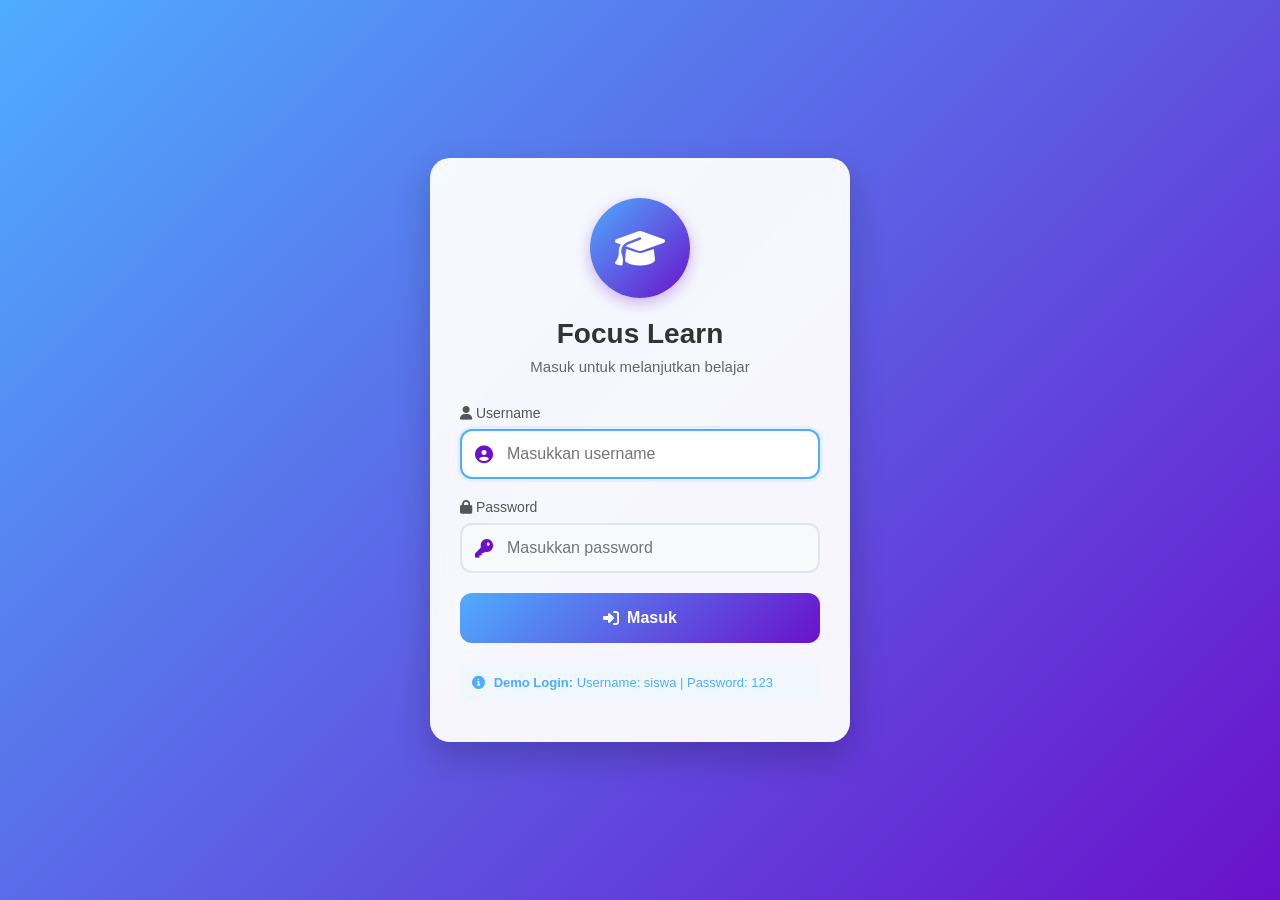
<file: Study Reminder.html>
<!DOCTYPE html>
<html lang="id">
<head>
<meta charset="UTF-8">
<meta name="viewport" content="width=device-width, initial-scale=1.0">
<title>Focus Learn - Aplikasi Belajar</title>
<link rel="stylesheet" href="https://cdnjs.cloudflare.com/ajax/libs/font-awesome/6.4.0/css/all.min.css">
<style>
* {
  box-sizing: border-box;
  font-family: 'Segoe UI', Tahoma, Geneva, Verdana, sans-serif;
  margin: 0;
  padding: 0;
}

body {
  background: linear-gradient(135deg, #4facfe, #6a11cb);
  min-height: 100vh;
  display: flex;
  justify-content: center;
  align-items: center;
  padding: 20px;
}

/* ===== LOGIN PAGE ===== */
.login-page {
  width: 100%;
  max-width: 420px;
  display: block;
  animation: fadeIn 0.5s ease;
}

.login-card {
  background: rgba(255, 255, 255, 0.95);
  padding: 40px 30px;
  border-radius: 20px;
  box-shadow: 0 15px 35px rgba(0, 0, 0, 0.2);
  text-align: center;
  backdrop-filter: blur(10px);
}

.login-logo {
  width: 100px;
  height: 100px;
  margin: 0 auto 20px;
  background: linear-gradient(135deg, #4facfe, #6a11cb);
  border-radius: 50%;
  display: flex;
  align-items: center;
  justify-content: center;
  color: white;
  font-size: 40px;
  box-shadow: 0 5px 15px rgba(106, 17, 203, 0.3);
}

.login-card h1 {
  color: #333;
  margin-bottom: 8px;
  font-size: 28px;
  font-weight: 700;
}

.login-subtitle {
  color: #666;
  margin-bottom: 30px;
  font-size: 15px;
}

.input-group {
  margin-bottom: 20px;
  text-align: left;
  position: relative;
}

.input-group label {
  display: block;
  color: #555;
  margin-bottom: 8px;
  font-size: 14px;
  font-weight: 500;
}

.input-group input {
  width: 100%;
  padding: 14px 16px;
  padding-left: 45px;
  border: 2px solid #e1e5ee;
  border-radius: 12px;
  font-size: 16px;
  transition: all 0.3s;
  background: #f8f9fa;
}

.input-icon {
  position: absolute;
  left: 15px;
  top: 40px;
  color: #6a11cb;
  font-size: 18px;
}

.input-group input:focus {
  outline: none;
  border-color: #4facfe;
  background: white;
  box-shadow: 0 0 0 3px rgba(79, 172, 254, 0.1);
}

.login-btn {
  width: 100%;
  padding: 16px;
  background: linear-gradient(135deg, #4facfe, #6a11cb);
  color: white;
  border: none;
  border-radius: 12px;
  font-size: 16px;
  font-weight: 600;
  cursor: pointer;
  transition: transform 0.2s, box-shadow 0.2s;
  margin-top: 10px;
  display: flex;
  align-items: center;
  justify-content: center;
  gap: 8px;
}

.login-btn:hover {
  transform: translateY(-2px);
  box-shadow: 0 7px 15px rgba(79, 172, 254, 0.3);
}

.login-btn:active {
  transform: translateY(0);
}

.demo-info {
  margin-top: 20px;
  padding: 12px;
  background: #f0f7ff;
  border-radius: 10px;
  font-size: 13px;
  color: #4facfe;
  text-align: left;
}

.demo-info i {
  margin-right: 5px;
}

/* ===== DASHBOARD ===== */
.dashboard {
  width: 100%;
  max-width: 450px;
  display: none;
  animation: slideUp 0.5s ease;
}

.app-header {
  display: flex;
  justify-content: space-between;
  align-items: center;
  margin-bottom: 25px;
  padding: 0 5px;
}

.app-title {
  color: white;
  font-size: 24px;
  font-weight: 700;
  display: flex;
  align-items: center;
  gap: 10px;
}

.user-info {
  display: flex;
  align-items: center;
  gap: 12px;
  background: rgba(255, 255, 255, 0.15);
  padding: 8px 15px;
  border-radius: 20px;
  backdrop-filter: blur(5px);
}

.user-avatar {
  width: 36px;
  height: 36px;
  background: linear-gradient(135deg, #4facfe, #6a11cb);
  border-radius: 50%;
  display: flex;
  align-items: center;
  justify-content: center;
  color: white;
  font-weight: bold;
  font-size: 16px;
}

.user-name {
  color: white;
  font-size: 14px;
  font-weight: 500;
}

.logout-btn {
  background: rgba(255, 255, 255, 0.2);
  border: none;
  color: white;
  padding: 8px 16px;
  border-radius: 20px;
  font-size: 14px;
  cursor: pointer;
  transition: background 0.3s;
  display: flex;
  align-items: center;
  gap: 5px;
}

.logout-btn:hover {
  background: rgba(255, 255, 255, 0.3);
}

/* Cards */
.card {
  background: white;
  border-radius: 18px;
  padding: 22px;
  margin-bottom: 20px;
  box-shadow: 0 10px 25px rgba(0, 0, 0, 0.1);
  transition: transform 0.3s;
}

.card:hover {
  transform: translateY(-5px);
}

.card h3 {
  color: #333;
  margin-bottom: 18px;
  font-size: 18px;
  font-weight: 600;
  display: flex;
  align-items: center;
  gap: 10px;
}

/* Schedule Card */
.schedule-input {
  width: 100%;
  padding: 14px;
  border: 2px solid #e1e5ee;
  border-radius: 12px;
  margin-bottom: 15px;
  font-size: 15px;
  transition: border-color 0.3s;
}

.schedule-input:focus {
  outline: none;
  border-color: #4facfe;
}

.save-btn {
  background: linear-gradient(135deg, #4facfe, #6a11cb);
  color: white;
  border: none;
  padding: 14px;
  width: 100%;
  border-radius: 12px;
  font-size: 15px;
  font-weight: 500;
  cursor: pointer;
  transition: transform 0.2s;
  display: flex;
  align-items: center;
  justify-content: center;
  gap: 8px;
}

.save-btn:hover {
  transform: translateY(-2px);
}

.schedule-display {
  margin-top: 15px;
  padding: 12px;
  background: #f8f9fa;
  border-radius: 10px;
  font-size: 14px;
  color: #555;
  min-height: 20px;
  display: flex;
  align-items: center;
  gap: 10px;
}

.schedule-display i {
  color: #4facfe;
}

/* Timer Card */
.timer-display {
  font-size: 52px;
  font-weight: 700;
  text-align: center;
  margin: 15px 0;
  color: #333;
  font-family: 'Courier New', monospace;
  letter-spacing: 2px;
}

.timer-progress {
  height: 6px;
  background: #e1e5ee;
  border-radius: 3px;
  margin: 10px 0 20px;
  overflow: hidden;
}

.timer-progress-bar {
  height: 100%;
  background: linear-gradient(to right, #4facfe, #6a11cb);
  width: 0%;
  transition: width 1s linear;
  border-radius: 3px;
}

.timer-controls {
  display: flex;
  gap: 10px;
  margin-bottom: 12px;
}

.timer-btn {
  flex: 1;
  padding: 14px;
  border: none;
  border-radius: 12px;
  font-size: 15px;
  font-weight: 500;
  cursor: pointer;
  transition: all 0.2s;
  display: flex;
  align-items: center;
  justify-content: center;
  gap: 8px;
}

.start-btn {
  background: linear-gradient(135deg, #00b09b, #96c93d);
  color: white;
}

.pause-btn {
  background: linear-gradient(135deg, #ffa726, #ff7043);
  color: white;
}

.reset-btn {
  background: linear-gradient(135deg, #8e9eab, #eef2f3);
  color: #333;
}

.anti-btn {
  background: linear-gradient(135deg, #6a11cb, #2575fc);
  color: white;
  width: 100%;
  padding: 16px;
  border: none;
  border-radius: 12px;
  font-size: 16px;
  font-weight: 500;
  cursor: pointer;
  transition: all 0.3s;
  display: flex;
  align-items: center;
  justify-content: center;
  gap: 8px;
}

.anti-btn:hover {
  transform: translateY(-2px);
  box-shadow: 0 7px 15px rgba(106, 17, 203, 0.3);
}

.anti-btn.active {
  background: linear-gradient(135deg, #ff416c, #ff4b2b);
}

/* Chart Card */
.chart-container {
  height: 120px;
  margin-top: 15px;
  display: flex;
  align-items: flex-end;
  justify-content: space-between;
  gap: 8px;
}

.chart-bar {
  flex: 1;
  background: linear-gradient(to top, #4facfe, #6a11cb);
  border-radius: 6px 6px 0 0;
  min-height: 10px;
  transition: height 0.3s;
  position: relative;
}

.chart-bar:hover::after {
  content: attr(data-value);
  position: absolute;
  top: -25px;
  left: 50%;
  transform: translateX(-50%);
  background: #333;
  color: white;
  padding: 3px 8px;
  border-radius: 4px;
  font-size: 12px;
  white-space: nowrap;
}

.chart-labels {
  display: flex;
  justify-content: space-between;
  margin-top: 8px;
  font-size: 12px;
  color: #777;
}

/* Subjects Card */
.subjects-grid {
  display: grid;
  grid-template-columns: repeat(3, 1fr);
  gap: 15px;
}

.subject-item {
  text-align: center;
  padding: 15px 10px;
  background: #f8f9fa;
  border-radius: 12px;
  transition: all 0.2s;
  cursor: pointer;
}

.subject-item:hover {
  transform: translateY(-3px);
  background: white;
  box-shadow: 0 5px 15px rgba(0, 0, 0, 0.1);
}

.subject-icon {
  width: 60px;
  height: 60px;
  margin: 0 auto 10px;
  background: linear-gradient(135deg, #4facfe, #6a11cb);
  border-radius: 50%;
  display: flex;
  align-items: center;
  justify-content: center;
  color: white;
  font-size: 24px;
}

.subject-name {
  font-size: 14px;
  font-weight: 500;
  color: #333;
}

/* Motivation & Tips Cards */
.motivation-card {
  background: linear-gradient(135deg, #4facfe, #6a11cb);
  color: white;
  padding: 25px;
}

.tips-card {
  background: linear-gradient(135deg, #00b09b, #96c93d);
  color: white;
  padding: 25px;
}

.motivation-content, .tips-content {
  font-size: 15px;
  line-height: 1.6;
  text-align: center;
}

.stats-container {
  display: flex;
  justify-content: space-between;
  margin-top: 20px;
}

.stat-item {
  text-align: center;
}

.stat-value {
  font-size: 24px;
  font-weight: 700;
}

.stat-label {
  font-size: 12px;
  opacity: 0.9;
  margin-top: 5px;
}

/* ===== FOCUS MODE ===== */
.focus-mode {
  position: fixed;
  inset: 0;
  background: linear-gradient(180deg, #1a2980, #26d0ce);
  display: none;
  justify-content: center;
  align-items: center;
  z-index: 1000;
  animation: fadeIn 0.3s ease;
}

.focus-container {
  width: 90%;
  max-width: 400px;
  padding: 30px;
  background: rgba(255, 255, 255, 0.1);
  backdrop-filter: blur(20px);
  border-radius: 24px;
  box-shadow: 0 20px 60px rgba(0, 0, 0, 0.3);
  text-align: center;
  border: 1px solid rgba(255, 255, 255, 0.2);
  color: white;
}

.focus-header {
  margin-bottom: 30px;
}

.focus-header h2 {
  font-size: 28px;
  margin-bottom: 10px;
  display: flex;
  align-items: center;
  justify-content: center;
  gap: 10px;
}

.focus-header p {
  opacity: 0.9;
  font-size: 15px;
}

.focus-timer {
  width: 220px;
  height: 220px;
  margin: 30px auto;
  border-radius: 50%;
  border: 8px solid rgba(255, 255, 255, 0.3);
  display: flex;
  align-items: center;
  justify-content: center;
  font-size: 48px;
  font-weight: bold;
  background: rgba(255, 255, 255, 0.1);
  box-shadow: 0 10px 30px rgba(0, 0, 0, 0.2);
  position: relative;
}

.focus-timer::before {
  content: '';
  position: absolute;
  width: 100%;
  height: 100%;
  border-radius: 50%;
  border: 8px solid transparent;
  border-top-color: rgba(255, 255, 255, 0.5);
  animation: spin 1s linear infinite;
}

.focus-controls {
  display: flex;
  gap: 15px;
  margin: 30px 0;
}

.focus-pause, .focus-finish {
  flex: 1;
  padding: 16px;
  border: none;
  border-radius: 12px;
  font-size: 16px;
  font-weight: 600;
  cursor: pointer;
  transition: all 0.3s;
  display: flex;
  align-items: center;
  justify-content: center;
  gap: 8px;
}

.focus-pause {
  background: rgba(255, 255, 255, 0.2);
  color: white;
}

.focus-pause:hover {
  background: rgba(255, 255, 255, 0.3);
}

.focus-finish {
  background: linear-gradient(135deg, #ff416c, #ff4b2b);
  color: white;
}

.focus-finish:hover {
  transform: translateY(-2px);
  box-shadow: 0 7px 15px rgba(255, 65, 108, 0.3);
}

.focus-motivation {
  font-size: 15px;
  opacity: 0.9;
  margin-top: 20px;
  line-height: 1.5;
  font-style: italic;
}

.focus-exit {
  position: absolute;
  top: 20px;
  right: 20px;
  background: rgba(255, 255, 255, 0.15);
  border: none;
  color: white;
  width: 40px;
  height: 40px;
  border-radius: 50%;
  display: flex;
  align-items: center;
  justify-content: center;
  cursor: pointer;
  font-size: 18px;
  transition: background 0.3s;
}

.focus-exit:hover {
  background: rgba(255, 255, 255, 0.25);
}

/* Animations */
@keyframes fadeIn {
  from { opacity: 0; }
  to { opacity: 1; }
}

@keyframes slideUp {
  from { transform: translateY(20px); opacity: 0; }
  to { transform: translateY(0); opacity: 1; }
}

@keyframes spin {
  0% { transform: rotate(0deg); }
  100% { transform: rotate(360deg); }
}

/* Responsive */
@media (max-width: 480px) {
  body {
    padding: 15px;
    align-items: flex-start;
    padding-top: 30px;
  }
  
  .login-card, .dashboard {
    max-width: 100%;
  }
  
  .card {
    padding: 18px;
  }
  
  .timer-display {
    font-size: 44px;
  }
  
  .focus-timer {
    width: 200px;
    height: 200px;
    font-size: 42px;
  }
  
  .app-title {
    font-size: 20px;
  }
  
  .user-name {
    display: none;
  }
}
</style>
</head>

<body>

<!-- LOGIN PAGE -->
<div class="login-page" id="loginPage">
  <div class="login-card">
    <div class="login-logo">
      <i class="fas fa-graduation-cap"></i>
    </div>
    <h1>Focus Learn</h1>
    <p class="login-subtitle">Masuk untuk melanjutkan belajar</p>
    
    <div class="input-group">
      <label for="username"><i class="fas fa-user"></i> Username</label>
      <div class="input-icon">
        <i class="fas fa-user-circle"></i>
      </div>
      <input type="text" id="username" placeholder="Masukkan username" required>
    </div>
    
    <div class="input-group">
      <label for="password"><i class="fas fa-lock"></i> Password</label>
      <div class="input-icon">
        <i class="fas fa-key"></i>
      </div>
      <input type="password" id="password" placeholder="Masukkan password" required>
    </div>
    
    <button class="login-btn" onclick="login()">
      <i class="fas fa-sign-in-alt"></i> Masuk
    </button>
    
    <div class="demo-info">
      <i class="fas fa-info-circle"></i>
      <strong>Demo Login:</strong> Username: siswa | Password: 123
    </div>
  </div>
</div>

<!-- DASHBOARD -->
<div class="dashboard" id="dashboard">
  <!-- Header dengan user info -->
  <div class="app-header">
    <div class="app-title">
      <i class="fas fa-graduation-cap"></i> Focus Learn
    </div>
    <div class="user-info">
      <div class="user-avatar" id="userAvatar">S</div>
      <div class="user-name" id="userName">Siswa</div>
      <button class="logout-btn" onclick="logout()">
        <i class="fas fa-sign-out-alt"></i> Keluar
      </button>
    </div>
  </div>
  
  <!-- Jadwal Belajar -->
  <div class="card">
    <h3><i class="fas fa-calendar-alt"></i> Atur Jadwal Belajar</h3>
    <input type="text" class="schedule-input" id="scheduleInput" placeholder="Contoh: Belajar RPL jam 7 malam">
    <button class="save-btn" onclick="saveSchedule()">
      <i class="fas fa-save"></i> Simpan Jadwal
    </button>
    <div class="schedule-display" id="scheduleDisplay">
      <i class="fas fa-clock"></i> Belum ada jadwal yang disimpan.
    </div>
  </div>
  
  <!-- Timer Fokus -->
  <div class="card">
    <h3><i class="fas fa-stopwatch"></i> Timer Fokus</h3>
    <div class="timer-display" id="timerDisplay">25:00</div>
    <div class="timer-progress">
      <div class="timer-progress-bar" id="timerProgress"></div>
    </div>
    <div class="timer-controls">
      <button class="timer-btn start-btn" onclick="startTimer()">
        <i class="fas fa-play"></i> Mulai
      </button>
      <button class="timer-btn pause-btn" onclick="pauseTimer()">
        <i class="fas fa-pause"></i> Jeda
      </button>
      <button class="timer-btn reset-btn" onclick="resetTimer()">
        <i class="fas fa-redo"></i> Reset
      </button>
    </div>
    <button class="anti-btn" id="antiBtn" onclick="activateFocusMode()">
      <i class="fas fa-rocket"></i> Mode Anti Distraksi
    </button>
  </div>
  
  <!-- Grafik Produktivitas -->
  <div class="card">
    <h3><i class="fas fa-chart-line"></i> Grafik Produktivitas</h3>
    <div class="chart-container" id="chartContainer">
      <!-- Chart bars akan di-generate oleh JavaScript -->
    </div>
    <div class="chart-labels">
      <span>Sen</span><span>Sel</span><span>Rab</span>
      <span>Kam</span><span>Jum</span><span>Sab</span><span>Min</span>
    </div>
  </div>
  
  <!-- Mata Pelajaran -->
  <div class="card">
    <h3><i class="fas fa-book"></i> Mata Pelajaran</h3>
    <div class="subjects-grid">
      <div class="subject-item" onclick="selectSubject('RPL')">
        <div class="subject-icon"><i class="fas fa-laptop-code"></i></div>
        <div class="subject-name">RPL</div>
      </div>
      <div class="subject-item" onclick="selectSubject('Matematika')">
        <div class="subject-icon"><i class="fas fa-calculator"></i></div>
        <div class="subject-name">Matematika</div>
      </div>
      <div class="subject-item" onclick="selectSubject('Bahasa')">
        <div class="subject-icon"><i class="fas fa-language"></i></div>
        <div class="subject-name">Bahasa</div>
      </div>
    </div>
  </div>
  
  <!-- Motivasi -->
  <div class="card motivation-card">
    <h3><i class="fas fa-fire"></i> Motivasi Belajar</h3>
    <div class="motivation-content">
      "Konsistensi adalah kunci keberhasilan. Sedikit demi sedikit, lama-lama menjadi bukit!"
    </div>
    <div class="stats-container">
      <div class="stat-item">
        <div class="stat-value" id="studyDays">0</div>
        <div class="stat-label">Hari Belajar</div>
      </div>
      <div class="stat-item">
        <div class="stat-value" id="focusTime">0</div>
        <div class="stat-label">Menit Fokus</div>
      </div>
      <div class="stat-item">
        <div class="stat-value" id="productivity">0%</div>
        <div class="stat-label">Produktivitas</div>
      </div>
    </div>
  </div>
  
  <!-- Tips Belajar -->
  <div class="card tips-card">
    <h3><i class="fas fa-lightbulb"></i> Tips Belajar Efektif</h3>
    <div class="tips-content">
      Gunakan teknik Pomodoro (25 menit belajar, 5 menit istirahat) dan ciptakan lingkungan belajar yang bebas distraksi.
    </div>
  </div>
</div>

<!-- FOCUS MODE -->
<div class="focus-mode" id="focusMode">
  <button class="focus-exit" onclick="exitFocusMode()">
    <i class="fas fa-times"></i>
  </button>
  <div class="focus-container">
    <div class="focus-header">
      <h2><i class="fas fa-rocket"></i> Mode Fokus Aktif</h2>
      <p>Tutup semua distraksi, fokus pada tujuanmu!</p>
    </div>
    
    <div class="focus-timer" id="focusTimer">25:00</div>
    
    <div class="focus-controls">
      <button class="focus-pause" id="focusPauseBtn" onclick="toggleFocusTimer()">
        <i class="fas fa-pause"></i> Jeda
      </button>
      <button class="focus-finish" onclick="finishFocusTimer()">
        <i class="fas fa-flag-checkered"></i> Selesai
      </button>
    </div>
    
    <div class="focus-motivation">
      "Fokus saat ini menentukan kesuksesanmu di masa depan. Tetap semangat!"
    </div>
  </div>
</div>

<script>
// ===== ELEMENTS =====
const loginPage = document.getElementById('loginPage');
const dashboard = document.getElementById('dashboard');
const focusMode = document.getElementById('focusMode');

// Login elements
const usernameInput = document.getElementById('username');
const passwordInput = document.getElementById('password');
const userAvatar = document.getElementById('userAvatar');
const userName = document.getElementById('userName');

// Schedule elements
const scheduleInput = document.getElementById('scheduleInput');
const scheduleDisplay = document.getElementById('scheduleDisplay');

// Timer elements
const timerDisplay = document.getElementById('timerDisplay');
const timerProgress = document.getElementById('timerProgress');
const antiBtn = document.getElementById('antiBtn');

// Stats elements
const studyDaysEl = document.getElementById('studyDays');
const focusTimeEl = document.getElementById('focusTime');
const productivityEl = document.getElementById('productivity');

// Chart element
const chartContainer = document.getElementById('chartContainer');

// Focus mode elements
const focusTimer = document.getElementById('focusTimer');
const focusPauseBtn = document.getElementById('focusPauseBtn');

// ===== VARIABLES =====
let timerSeconds = 25 * 60;
let timerInterval = null;
let isTimerRunning = false;

let focusSeconds = 25 * 60;
let focusInterval = null;
let isFocusPaused = false;

// ===== USER MANAGEMENT =====
function getCurrentUser() {
  return localStorage.getItem('currentUser');
}

function setCurrentUser(username) {
  localStorage.setItem('currentUser', username);
  // Simpan timestamp login untuk session management
  localStorage.setItem('loginTime', Date.now());
}

function clearCurrentUser() {
  localStorage.removeItem('currentUser');
  localStorage.removeItem('loginTime');
}

function checkSession() {
  const user = getCurrentUser();
  const loginTime = localStorage.getItem('loginTime');
  
  if (user && loginTime) {
    // Cek apakah session masih valid (8 jam)
    const sessionDuration = Date.now() - parseInt(loginTime);
    const eightHours = 8 * 60 * 60 * 1000;
    
    if (sessionDuration < eightHours) {
      // Session masih valid, langsung masuk dashboard
      showDashboard(user);
      return true;
    } else {
      // Session expired
      clearCurrentUser();
    }
  }
  return false;
}

// ===== LOGIN FUNCTION =====
function login() {
  const username = usernameInput.value.trim();
  const password = passwordInput.value.trim();
  
  if (!username || !password) {
    alert('Harap isi username dan password!');
    return;
  }
  
  // Demo login (bisa diganti dengan backend validation)
  if ((username === 'siswa' && password === '123') || 
      (username && password.length >= 3)) {
    
    setCurrentUser(username);
    showDashboard(username);
    
    // Reset form
    usernameInput.value = '';
    passwordInput.value = '';
  } else {
    alert('Username atau password salah! Coba: siswa / 123');
  }
}

function showDashboard(username) {
  // Update user info
  const initials = username.charAt(0).toUpperCase();
  userAvatar.textContent = initials;
  userName.textContent = username;
  
  // Tampilkan dashboard, sembunyikan login
  loginPage.style.display = 'none';
  dashboard.style.display = 'block';
  
  // Load data pengguna
  loadUserData(username);
  
  // Inisialisasi chart
  initProductivityChart();
  
  // Update stats
  updateStats();
}
// ===== LOGOUT FUNCTION =====
function logout() {
  if (confirm('Apakah Anda yakin ingin keluar dari akun?')) {
    // Hentikan semua timer
    stopTimer();
    if (focusInterval) {
      clearInterval(focusInterval);
    }
    
    // Keluar dari focus mode jika aktif
    if (focusMode.style.display === 'flex') {
      exitFocusMode();
    }
    
    // Clear user session
    clearCurrentUser();
    
    // Kembali ke login page
    dashboard.style.display = 'none';
    loginPage.style.display = 'block';
    
    // Reset dashboard state
    resetDashboard();
  }
}

function resetDashboard() {
  // Reset timer
  timerSeconds = 25 * 60;
  timerDisplay.textContent = formatTime(timerSeconds);
  timerProgress.style.width = '0%';
  isTimerRunning = false;
  
  // Reset schedule display
  scheduleDisplay.innerHTML = '<i class="fas fa-clock"></i> Belum ada jadwal yang disimpan.';
  scheduleDisplay.style.color = '';
  scheduleInput.value = '';
  
  // Reset anti button
  antiBtn.classList.remove('active');
  antiBtn.innerHTML = '<i class="fas fa-rocket"></i> Mode Anti Distraksi';
}

// ===== USER DATA MANAGEMENT =====
function loadUserData(username) {
  // Load schedule dari localStorage
  const savedSchedule = localStorage.getItem(`schedule_${username}`);
  if (savedSchedule) {
    scheduleDisplay.innerHTML = `<i class="fas fa-clock"></i> ${savedSchedule}`;
    scheduleDisplay.style.color = '#4CAF50';
    scheduleInput.value = savedSchedule;
  }
  
  // Load stats
  const stats = JSON.parse(localStorage.getItem(`stats_${username}`) || '{}');
  return stats;
}

function saveSchedule() {
  const user = getCurrentUser();
  if (!user) return;
  
  const schedule = scheduleInput.value.trim();
  if (schedule) {
    // Simpan ke localStorage dengan key berdasarkan user
    localStorage.setItem(`schedule_${user}`, schedule);
    scheduleDisplay.innerHTML = `<i class="fas fa-clock"></i> ${schedule}`;
    scheduleDisplay.style.color = '#4CAF50';
    
    // Tambahkan efek visual
    scheduleDisplay.style.transform = 'scale(1.05)';
    setTimeout(() => {
      scheduleDisplay.style.transform = 'scale(1)';
    }, 200);
    
    // Simpan aktivitas
    saveActivity('schedule_saved', schedule);
  } else {
    scheduleDisplay.innerHTML = '<i class="fas fa-exclamation-triangle"></i> Harap masukkan jadwal terlebih dahulu.';
    scheduleDisplay.style.color = '#FF9800';
  }
}

function saveActivity(type, data) {
  const user = getCurrentUser();
  if (!user) return;
  
  const today = new Date().toISOString().split('T')[0];
  const activity = {
    type: type,
    data: data,
    timestamp: new Date().toISOString()
  };
  
  // Simpan aktivitas
  let activities = JSON.parse(localStorage.getItem(`activities_${user}`) || '[]');
  activities.push(activity);
  localStorage.setItem(`activities_${user}`, JSON.stringify(activities));
  
  // Update stats
  updateStats();
}

// ===== STATS FUNCTIONS =====
function updateStats() {
  const user = getCurrentUser();
  if (!user) return;
  
  const activities = JSON.parse(localStorage.getItem(`activities_${user}`) || '[]');
  const today = new Date().toISOString().split('T')[0];
  
  // Hitung hari belajar unik
  const studyDaysSet = new Set();
  let totalFocusMinutes = 0;
  let completedSessions = 0;
  
  activities.forEach(activity => {
    const activityDate = new Date(activity.timestamp).toISOString().split('T')[0];
    studyDaysSet.add(activityDate);
    
    if (activity.type === 'timer_completed') {
      totalFocusMinutes += 25; // Setiap sesi 25 menit
      completedSessions++;
    }
  });
  
  // Hitung produktivitas (berdasarkan sesi yang diselesaikan minggu ini)
  const thisWeekActivities = activities.filter(activity => {
    const activityDate = new Date(activity.timestamp);
    const today = new Date();
    const oneWeekAgo = new Date(today.getTime() - 7 * 24 * 60 * 60 * 1000);
    return activityDate >= oneWeekAgo;
  });
  
  const weeklySessions = thisWeekActivities.filter(a => a.type === 'timer_completed').length;
  const productivity = Math.min(100, Math.floor((weeklySessions / 14) * 100)); // Maks 14 sesi per minggu
  
  // Update UI
  studyDaysEl.textContent = studyDaysSet.size;
  focusTimeEl.textContent = totalFocusMinutes;
  productivityEl.textContent = `${productivity}%`;
}

// ===== TIMER FUNCTIONS =====
function formatTime(seconds) {
  const mins = Math.floor(seconds / 60);
  const secs = seconds % 60;
  return `${mins.toString().padStart(2, '0')}:${secs.toString().padStart(2, '0')}`;
}

function startTimer() {
  if (isTimerRunning) return;
  
  isTimerRunning = true;
  const totalTime = 25 * 60;
  
  timerInterval = setInterval(() => {
    if (timerSeconds > 0) {
      timerSeconds--;
      timerDisplay.textContent = formatTime(timerSeconds);
      
      // Update progress bar
      const progress = ((totalTime - timerSeconds) / totalTime) * 100;
      timerProgress.style.width = `${progress}%`;
      
      // Update chart visual
      updateChartVisual(progress);
    } else {
      stopTimer();
      timerProgress.style.width = '100%';
      
      // Simpan aktivitas
      saveActivity('timer_completed', '25 menit');
      
      // Update stats
      updateStats();
      
      alert('🎉 Waktu belajar selesai! Istirahat sejenak 5 menit.');
    }
  }, 1000);
}

function pauseTimer() {
  if (!isTimerRunning) return;
  
  stopTimer();
}

function stopTimer() {
  clearInterval(timerInterval);
  isTimerRunning = false;
}

function resetTimer() {
  stopTimer();
  timerSeconds = 25 * 60;
  timerDisplay.textContent = formatTime(timerSeconds);
  timerProgress.style.width = '0%';
}

// ===== CHART FUNCTIONS =====
function initProductivityChart() {
  // Data dummy untuk chart (bisa diganti dengan data dari localStorage)
  const productivityData = [40, 55, 50, 70, 85, 90, 65];
  
  // Bersihkan container
  chartContainer.innerHTML = '';
  
  // Buat bar untuk setiap hari
  productivityData.forEach((value, index) => {
    const bar = document.createElement('div');
    bar.className = 'chart-bar';
    bar.style.height = `${value}%`;
    bar.setAttribute('data-value', `${value}%`);
    chartContainer.appendChild(bar);
  });
}

function updateChartVisual(progress) {
  const bars = document.querySelectorAll('.chart-bar');
  const barIndex = Math.floor(progress / (100 / 7));
  
  if (barIndex < 7 && barIndex >= 0) {
    // Reset semua bars ke warna default
    bars.forEach(bar => {
      bar.style.background = 'linear-gradient(to top, #4facfe, #6a11cb)';
    });
    
    // Warna bar yang aktif
    if (barIndex > 0) {
      for (let i = 0; i < barIndex; i++) {
        bars[i].style.background = 'linear-gradient(to top, #00b09b, #96c93d)';
      }
    }
  }
}
// ===== SUBJECT FUNCTIONS =====
function selectSubject(subject) {
  alert(`Anda memilih mata pelajaran: ${subject}`);
  // Bisa ditambahkan fungsi untuk membuka materi pelajaran
  saveActivity('subject_selected', subject);
}

// ===== FOCUS MODE FUNCTIONS =====
function activateFocusMode() {
  if (!getCurrentUser()) {
    alert('Harap login terlebih dahulu!');
    return;
  }
  
  // Hentikan timer utama jika sedang berjalan
  stopTimer();
  
  // Update tombol
  antiBtn.classList.add('active');
  antiBtn.innerHTML = '<i class="fas fa-circle"></i> Mode Aktif';
  
  // Masuk ke focus mode
  dashboard.style.display = 'none';
  focusMode.style.display = 'flex';
  
  // Mulai timer focus mode
  startFocusTimer();
}

function exitFocusMode() {
  if (confirm('Keluar dari Mode Fokus?')) {
    // Hentikan timer focus
    if (focusInterval) {
      clearInterval(focusInterval);
      focusInterval = null;
    }
    
    // Kembali ke dashboard
    focusMode.style.display = 'none';
    dashboard.style.display = 'block';
    
    // Reset tombol
    antiBtn.classList.remove('active');
    antiBtn.innerHTML = '<i class="fas fa-rocket"></i> Mode Anti Distraksi';
    
    // Reset focus timer
    focusSeconds = 25 * 60;
    focusTimer.textContent = formatTime(focusSeconds);
    focusPauseBtn.innerHTML = '<i class="fas fa-pause"></i> Jeda';
    isFocusPaused = false;
  }
}

function startFocusTimer() {
  focusSeconds = 25 * 60;
  isFocusPaused = false;
  focusPauseBtn.innerHTML = '<i class="fas fa-pause"></i> Jeda';
  
  focusInterval = setInterval(() => {
    if (focusSeconds > 0) {
      focusSeconds--;
      focusTimer.textContent = formatTime(focusSeconds);
    } else {
      clearInterval(focusInterval);
      focusInterval = null;
      
      // Simpan aktivitas
      saveActivity('focus_mode_completed', '25 menit');
      
      // Update stats
      updateStats();
      
      alert('🎉 Sesi fokus selesai! Kerja yang bagus!');
      exitFocusMode();
    }
  }, 1000);
}

function toggleFocusTimer() {
  if (!focusInterval) return;
  
  if (!isFocusPaused) {
    clearInterval(focusInterval);
    focusPauseBtn.innerHTML = '<i class="fas fa-play"></i> Lanjut';
    isFocusPaused = true;
  } else {
    focusInterval = setInterval(() => {
      if (focusSeconds > 0) {
        focusSeconds--;
        focusTimer.textContent = formatTime(focusSeconds);
      } else {
        clearInterval(focusInterval);
        focusInterval = null;
        
        // Simpan aktivitas
        saveActivity('focus_mode_completed', '25 menit');
        
        // Update stats
        updateStats();
        
        alert('🎉 Sesi fokus selesai! Kerja yang bagus!');
        exitFocusMode();
      }
    }, 1000);
    focusPauseBtn.innerHTML = '<i class="fas fa-pause"></i> Jeda';
    isFocusPaused = false;
  }
}

function finishFocusTimer() {
  if (confirm('Selesaikan sesi fokus sekarang?')) {
    if (focusInterval) {
      clearInterval(focusInterval);
      focusInterval = null;
    }
    
    // Simpan aktivitas
    const completedMinutes = 25 - Math.floor(focusSeconds / 60);
    saveActivity('focus_mode_finished', `${completedMinutes} menit`);
    
    // Update stats
    updateStats();
    
    alert(`📈 Sesi fokus diselesaikan! Anda fokus selama ${completedMinutes} menit.`);
    exitFocusMode();
  }
}

// ===== INITIALIZATION =====
// Cek session saat halaman dimuat
window.addEventListener('DOMContentLoaded', () => {
  // Cek apakah user sudah login
  if (!checkSession()) {
    // Tampilkan login page
    loginPage.style.display = 'block';
    dashboard.style.display = 'none';
  }
  
  // Set timer display awal
  timerDisplay.textContent = formatTime(timerSeconds);
  focusTimer.textContent = formatTime(focusSeconds);
  
  // Fokus ke input username
  usernameInput.focus();
  
  // Enter key untuk login
  usernameInput.addEventListener('keypress', (e) => {
    if (e.key === 'Enter') {
      passwordInput.focus();
    }
  });
  
  passwordInput.addEventListener('keypress', (e) => {
    if (e.key === 'Enter') {
      login();
    }
  });
});
</script>
</body>
</html>
</file>
